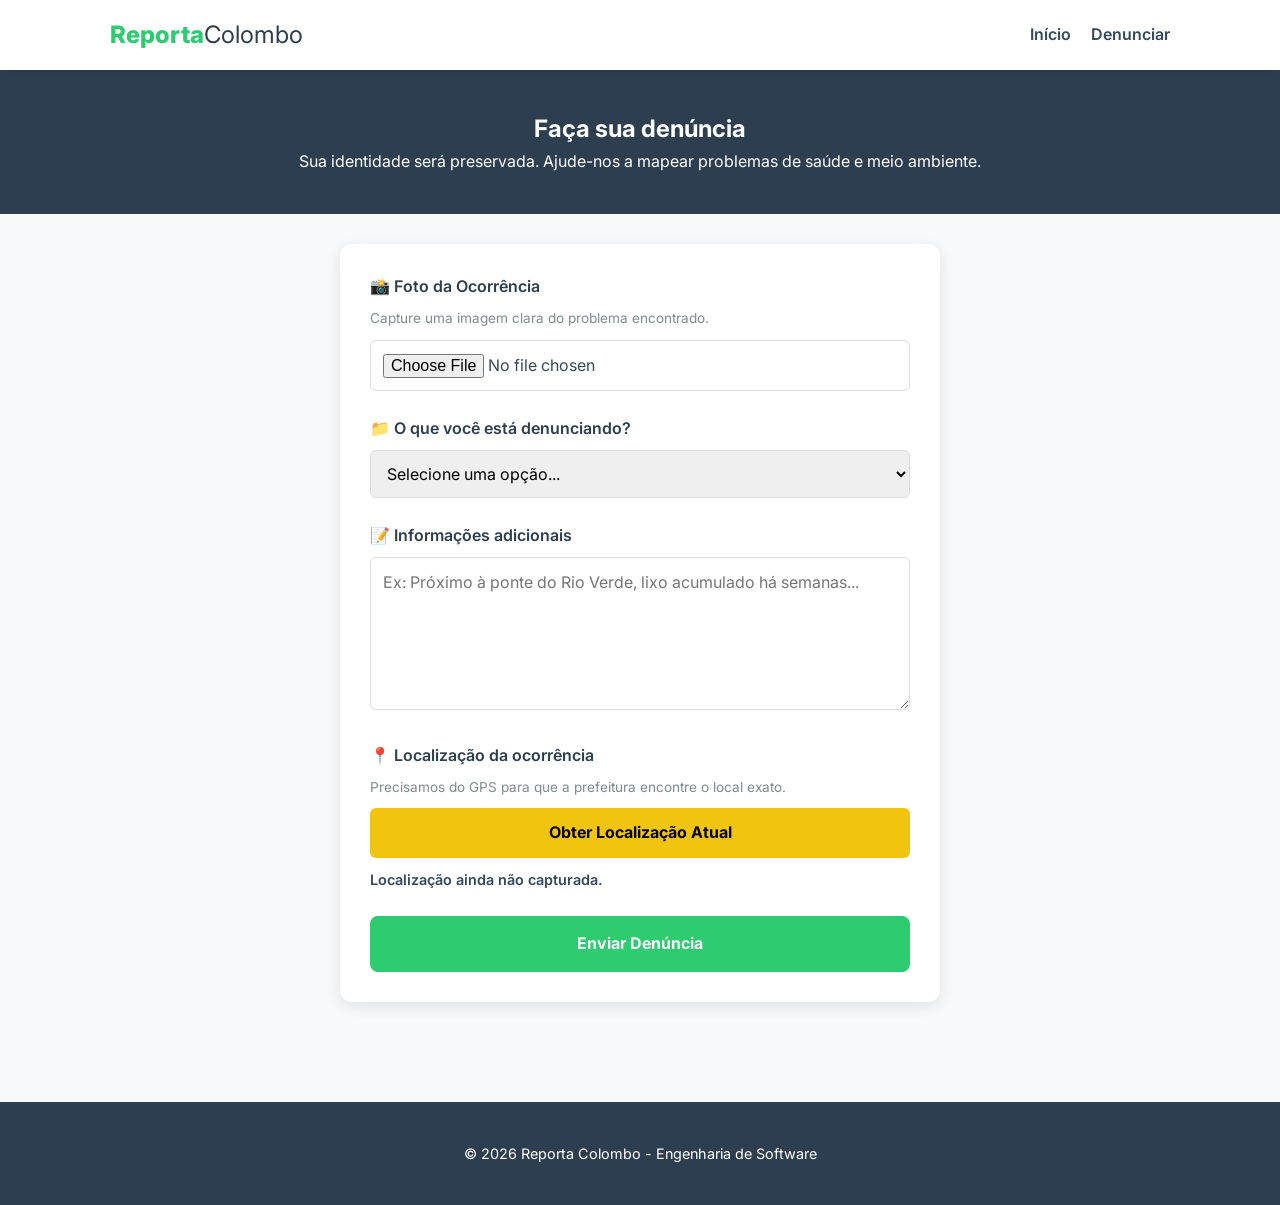
<file: denunciar.html>
<!DOCTYPE html>
<html lang="pt-br">
<head>
    <meta charset="UTF-8">
    <meta name="viewport" content="width=device-width, initial-scale=1.0">
    <title>Reportar Ocorrência | Reporta Colombo</title>
    <link rel="stylesheet" href="reset.css">
    <link rel="stylesheet" href="styleDenunciar.css">
    <link href="https://fonts.googleapis.com/css2?family=Inter:wght@400;600;800&display=swap" rel="stylesheet">
</head>
<body>

    <header class="main-header">
        <div class="container">
            <div class="logo">
                <a href="index.html" style="text-decoration: none; color: inherit;"><strong>Reporta</strong>Colombo</a>
            </div>
            <nav>
                <ul>
                    <li><a href="index.html">Início</a></li>
                    <li><a href="denunciar.html" class="highlight">Denunciar</a></li>
                </ul>
            </nav>
        </div>
    </header>

    <main class="form-page">
        <section class="hero-small">
            <div class="container">
                <h1>Faça sua denúncia</h1>
                <p>Sua identidade será preservada. Ajude-nos a mapear problemas de saúde e meio ambiente.</p>
            </div>
        </section>

        <section class="container">
            <div class="form-card">
                <form id="formulario_denuncia">
                    
                    <div class="form-group">
                        <label for="imagem">📸 Foto da Ocorrência</label>
                        <p class="form-hint">Capture uma imagem clara do problema encontrado.</p>
                        <input type="file" name="imagem" accept="image/*" capture="camera" required id="imagem">
                        <div id="image-preview" class="preview-box"></div>
                    </div>

                    <div class="form-group">
                        <label for="categoria">📁 O que você está denunciando?</label>
                        <select id="categoria" name="Tipo_Denuncia" required>
                            <option value="">Selecione uma opção...</option>
                            <option value="LixoEntulho">Descarte de Lixo/Entulho</option>
                            <option value="Esgoto">Esgoto a Céu Aberto</option>
                            <option value="PoluicaoRio">Poluição em Rio/Córrego</option>
                            <option value="Queimada">Queimada Urbana</option>
                            <option value="FocoDengue">Foco de Dengue/Insetos</option>
                            <option value="Desmatamento">Desmatamento/Corte de Árvore</option>
                        </select>
                    </div>

                    <div class="form-group">
                        <label for="descricao">📝 Informações adicionais</label>
                        <textarea name="descricao" required id="descricao" placeholder="Ex: Próximo à ponte do Rio Verde, lixo acumulado há semanas..." rows="5"></textarea>
                    </div>

                    <div class="form-group location-box">
                        <label>📍 Localização da ocorrência</label>
                        <p class="form-hint">Precisamos do GPS para que a prefeitura encontre o local exato.</p>
                        <button type="button" id="btn-location" onclick="RegistrarLocalizacao()" class="btn-location">
                            Obter Localização Atual
                        </button>
                        <div id="status-local" class="status-msg">Localização ainda não capturada.</div>
                    </div>

                    <div class="form-actions">
                        <button type="submit" id="btn-submit" class="btn-primary full-width">Enviar Denúncia</button>
                    </div>

                </form>
            </div>
        </section>
        <div id="toast" class="toast">Denúncia enviada com sucesso! 🚀</div>
    </main>

    <footer class="main-footer">
        <div class="container">
            <p>&copy; 2026 Reporta Colombo - Engenharia de Software</p>
        </div>
    </footer>

    <script src="scriptBase.js"></script>
    <script src="scriptDenuncia.js"></script>
</body>
</html>
</file>
<file: styleDenunciar.css>
/* Variáveis de Cores e Estilo */
:root {
    --primary-green: #2ecc71;
    --dark-green: #27ae60;
    --deep-blue: #2c3e50;
    --light-bg: #f8f9fa;
    --white: #ffffff;
    --text-main: #34495e;
    --text-light: #7f8c8d;
    
    /* Cores das Categorias (Sincronizadas com o JS) */
    --color-dengue: #e74c3c;
    --color-esgoto: #9b59b6;
    --color-rio: #3498db;
    --color-queimada: #e67e22;
    --color-lixo: #f1c40f;
    --color-arvore: #2ecc71;
}

body {
    font-family: 'Inter', sans-serif;
    color: var(--text-main);
    background-color: var(--light-bg);
    line-height: 1.6;
}

.toast {
    visibility: hidden;
    min-width: 250px;
    background-color: #2ecc71; /* Verde do seu projeto */
    color: #fff;
    text-align: center;
    border-radius: 8px;
    padding: 16px;
    position: fixed;
    z-index: 1000;
    bottom: 30px;
    left: 50%;
    transform: translateX(-50%);
    box-shadow: 0 4px 15px rgba(0,0,0,0.2);
}

.toast.show {
    visibility: visible;
    animation: fadein 0.5s, fadeout 0.5s 2.5s;
}

@keyframes fadein { from {bottom: 0; opacity: 0;} to {bottom: 30px; opacity: 1;} }
@keyframes fadeout { from {bottom: 30px; opacity: 1;} to {bottom: 0; opacity: 0;} }

.container {
    max-width: 1100px;
    margin: 0 auto;
    padding: 0 20px;
}

.main-header {
    background: var(--white);
    padding: 1rem 0;
    box-shadow: 0 2px 10px rgba(0,0,0,0.05);
    position: sticky;
    top: 0;
    z-index: 1000;
}

.main-header .container {
    display: flex;
    justify-content: space-between;
    align-items: center;
}

.logo {
    font-size: 1.5rem;
    color: var(--deep-blue);
}

.logo strong {
    color: var(--primary-green);
    font-weight: 800;
}

nav ul {
    display: flex;
    gap: 20px;
    list-style: none;
}

nav a {
    text-decoration: none;
    color: var(--text-main);
    font-weight: 600;
    transition: 0.3s;
}

nav a:hover {
    color: var(--primary-green);
}

.btn-login {
    padding: 8px 16px;
    border: 2px solid var(--primary-green);
    border-radius: 5px;
    color: var(--primary-green);
    text-decoration: none;
    font-size: 0.9rem;
}

.hero {
    background: linear-gradient(135deg, var(--deep-blue) 0%, #1a252f 100%);
    color: var(--white);
    padding: 100px 0;
    text-align: center;
}

.hero h1 {
    font-size: 2.5rem;
    font-weight: 800;
    margin-bottom: 20px;
}

.hero p {
    font-size: 1.1rem;
    max-width: 700px;
    margin: 0 auto 30px;
    opacity: 0.9;
}

.hero-btns{
    display: flex;
    align-items: center;
    justify-content: center;
    flex-direction: column;
}

.hero a{
    text-decoration: none;
    color: inherit;
}

.hero a:hover{
    color: var(--text-light);
}

.btn-primary {
    background: var(--primary-green);
    color: var(--white);
    padding: 15px 30px;
    border-radius: 8px;
    text-decoration: none;
    font-weight: bold;
    display: inline-block;
    transition: transform 0.2s;
}

.btn-primary:hover {
    transform: scale(1.05);
    background: var(--dark-green);
}

.grid-3 {
    display: grid;
    grid-template-columns: repeat(auto-fit, minmax(250px, 1fr));
    gap: 30px;
}


.section-title {
    text-align: center;
    margin-bottom: 40px;
}

.dot {
    width: 15px;
    height: 15px;
    border-radius: 50%;
    display: inline-block;
}

.red { background-color: var(--color-dengue); }
.purple { background-color: var(--color-esgoto); }
.blue { background-color: var(--color-rio); }
.orange { background-color: var(--color-queimada); }
.yellow { background-color: var(--color-lixo); }
.green { background-color: var(--color-arvore); }

.main-footer {
    background: var(--deep-blue);
    color: var(--white);
    padding: 40px 0;
    margin-top: 50px;
    text-align: center;
    font-size: 0.9rem;
}

.footer-info p {
    margin-bottom: 5px;
    opacity: 0.7;
}

@media (max-width: 768px) {
    .logo{
        display: none;
    }

    .main-header .container {
        flex-direction: column; 
        gap: 15px; 
        text-align: center;
        padding: 15px 0;
    }

    nav ul {
        flex-direction: row;
        flex-wrap: wrap;   
        justify-content: center;
        gap: 12px;
        padding: 0;
    }

    nav a {
        font-size: 0.85rem; 
        white-space: nowrap; 
    }

    .hero {
        padding: 60px 0; 
    }

    .hero h1 {
        font-size: 1.8rem; 
    }

    .hero p {
        font-size: 1rem;
        padding: 0 10px;
    }

  
    .counters {
        margin-top: -30px;
    }

    .grid-3 {
        gap: 15px; 
    }
}

@media (max-width: 480px) {
    .map-legend ul {
        grid-template-columns: 1fr; 
    }
    
    .hero h1 {
        font-size: 1.5rem;
    }
}

.form-page {
    padding-bottom: 50px;
}

.hero-small {
    background: var(--deep-blue);
    color: white;
    padding: 40px 0;
    text-align: center;
    margin-bottom: 30px;
}

iframe {
    width: 100%;
    height: 300px;
}

.form-card {
    background: white;
    padding: 30px;
    border-radius: 12px;
    box-shadow: 0 4px 15px rgba(0,0,0,0.1);
    max-width: 600px;
    margin: 0 auto;
}

.form-group {
    margin-bottom: 25px;
}

.form-group label {
    display: block;
    font-weight: 600;
    margin-bottom: 8px;
    color: var(--deep-blue);
}

.form-hint {
    font-size: 0.85rem;
    color: #7f8c8d;
    margin-bottom: 10px;
}

input[type="file"], select, textarea {
    width: 100%;
    padding: 12px;
    border: 1px solid #ddd;
    border-radius: 6px;
    font-family: inherit;
    box-sizing: border-box;
}

.btn-location {
    background: #f1c40f;
    border: none;
    padding: 12px;
    border-radius: 6px;
    font-weight: bold;
    cursor: pointer;
    width: 100%;
    transition: 0.3s;
}

.status-msg {
    margin-top: 10px;
    font-size: 0.9rem;
    font-weight: 600;
}

.full-width {
    width: 100%;
    border: none;
    cursor: pointer;
}
</file>
